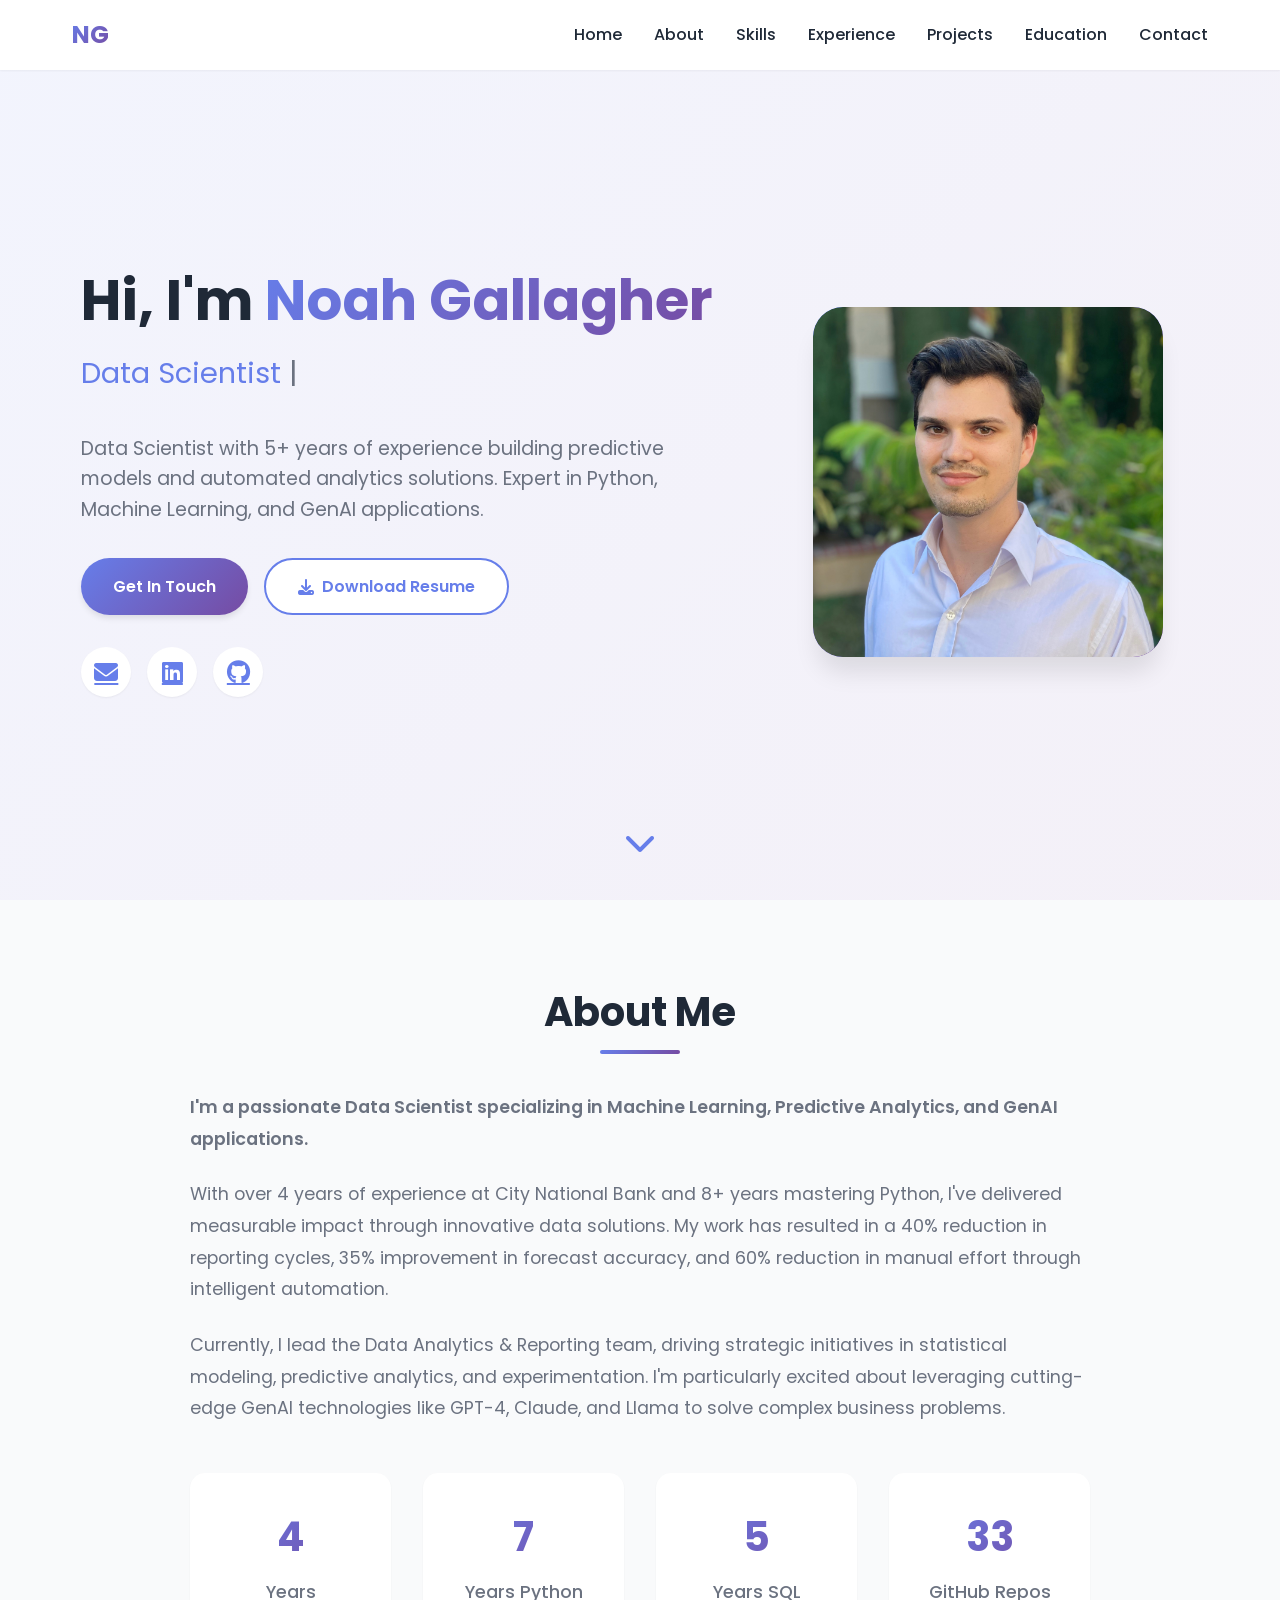
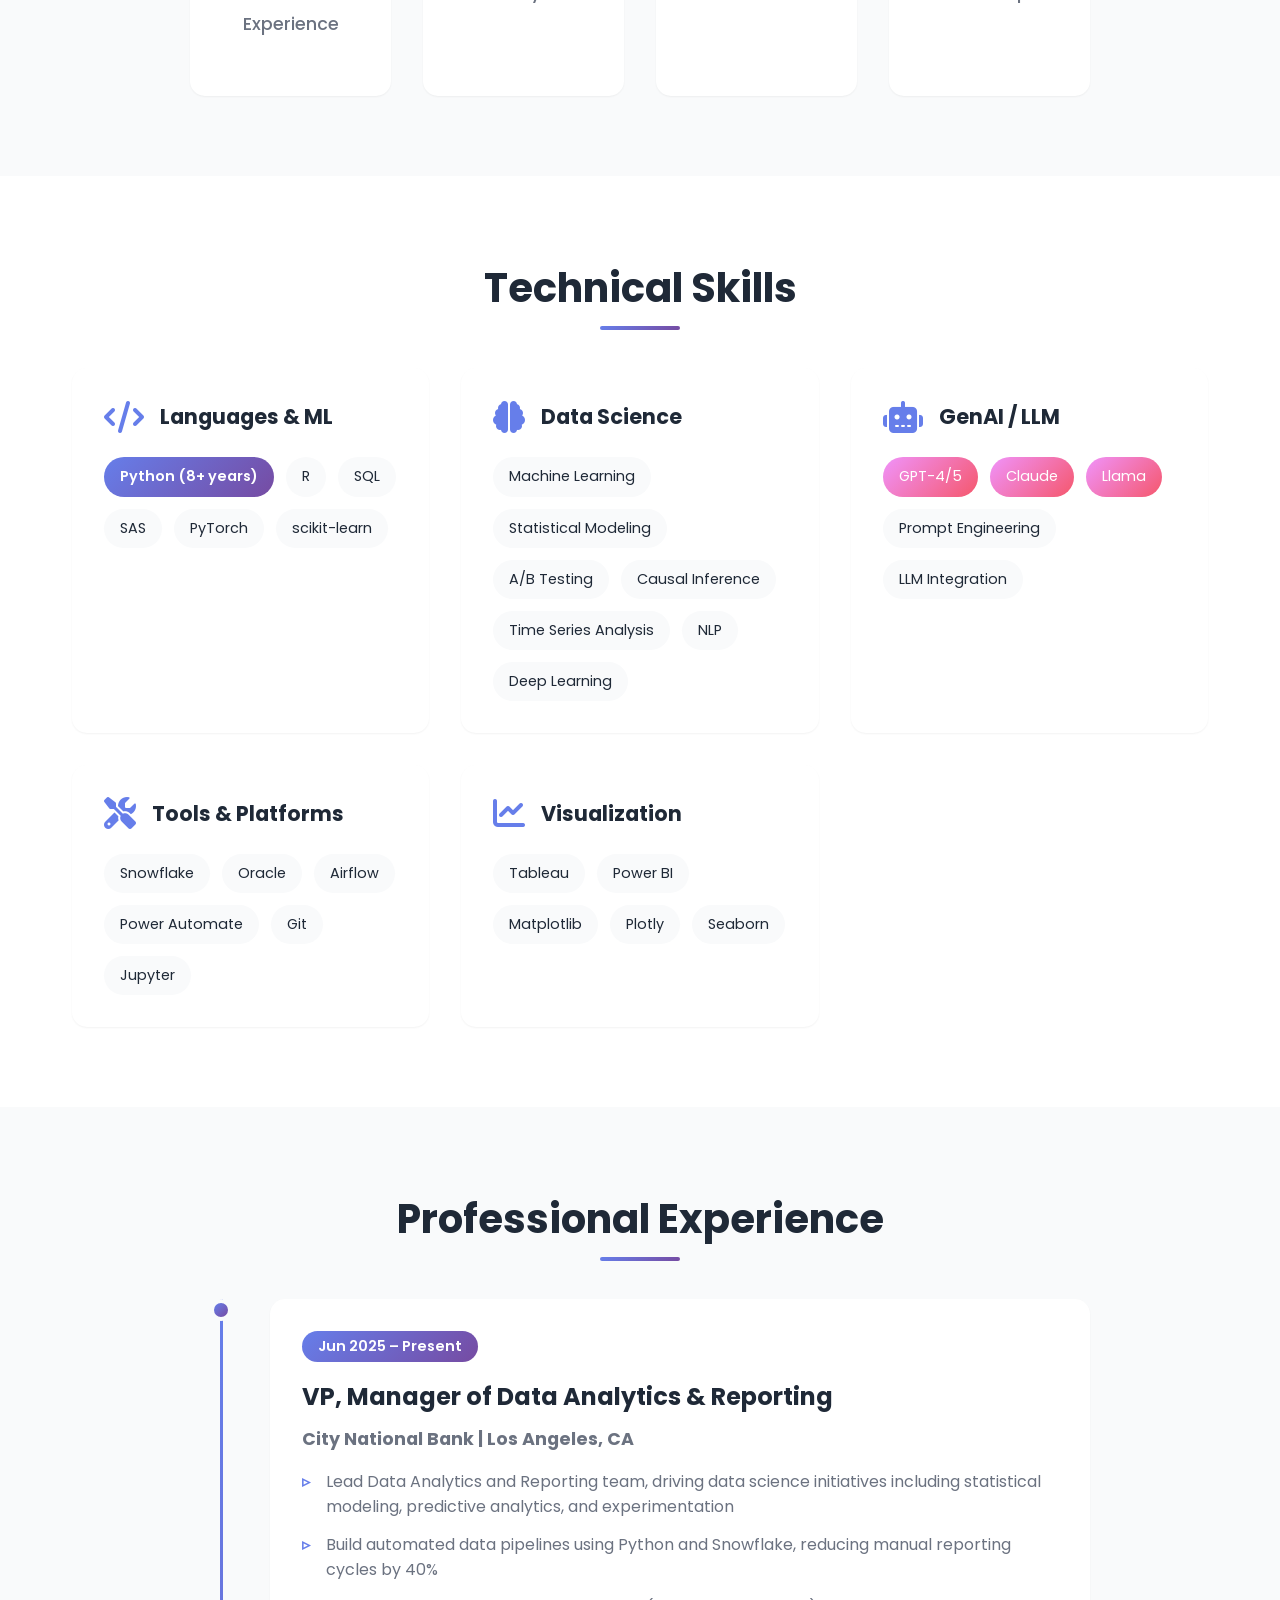
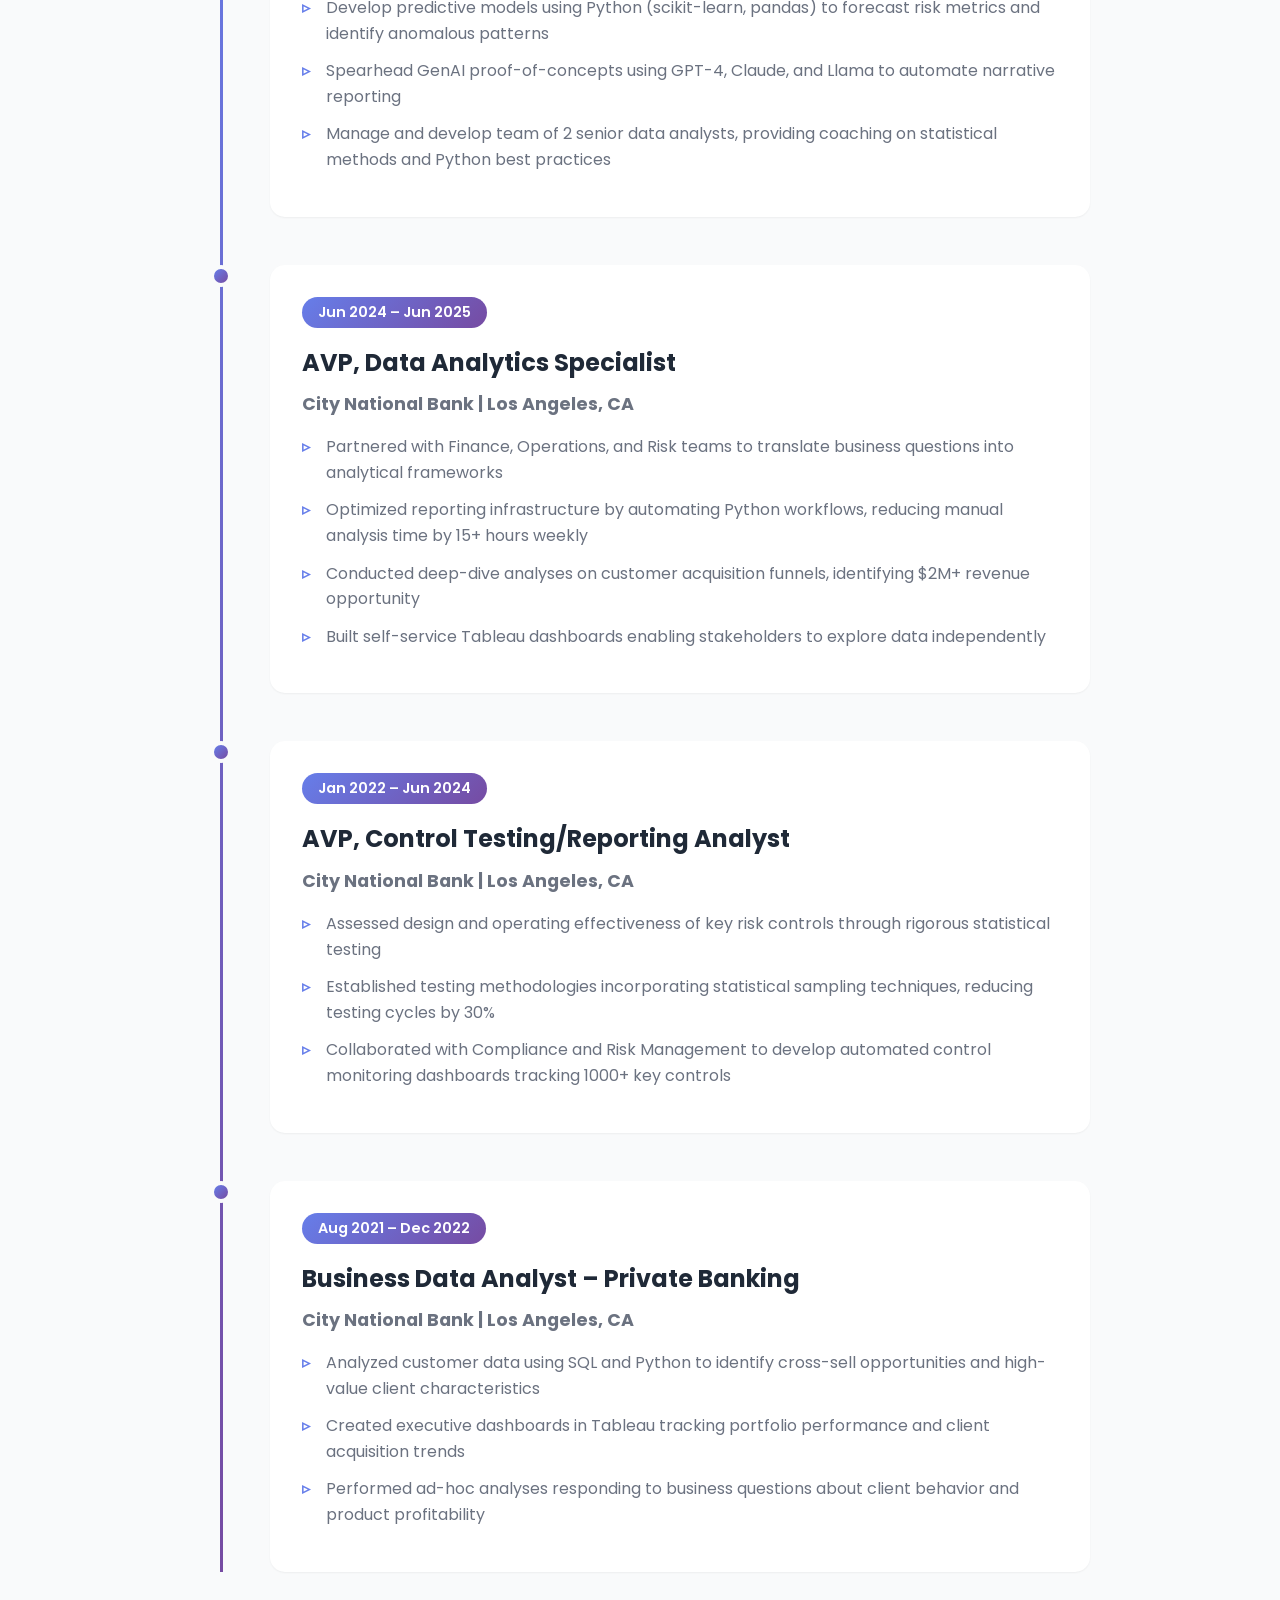
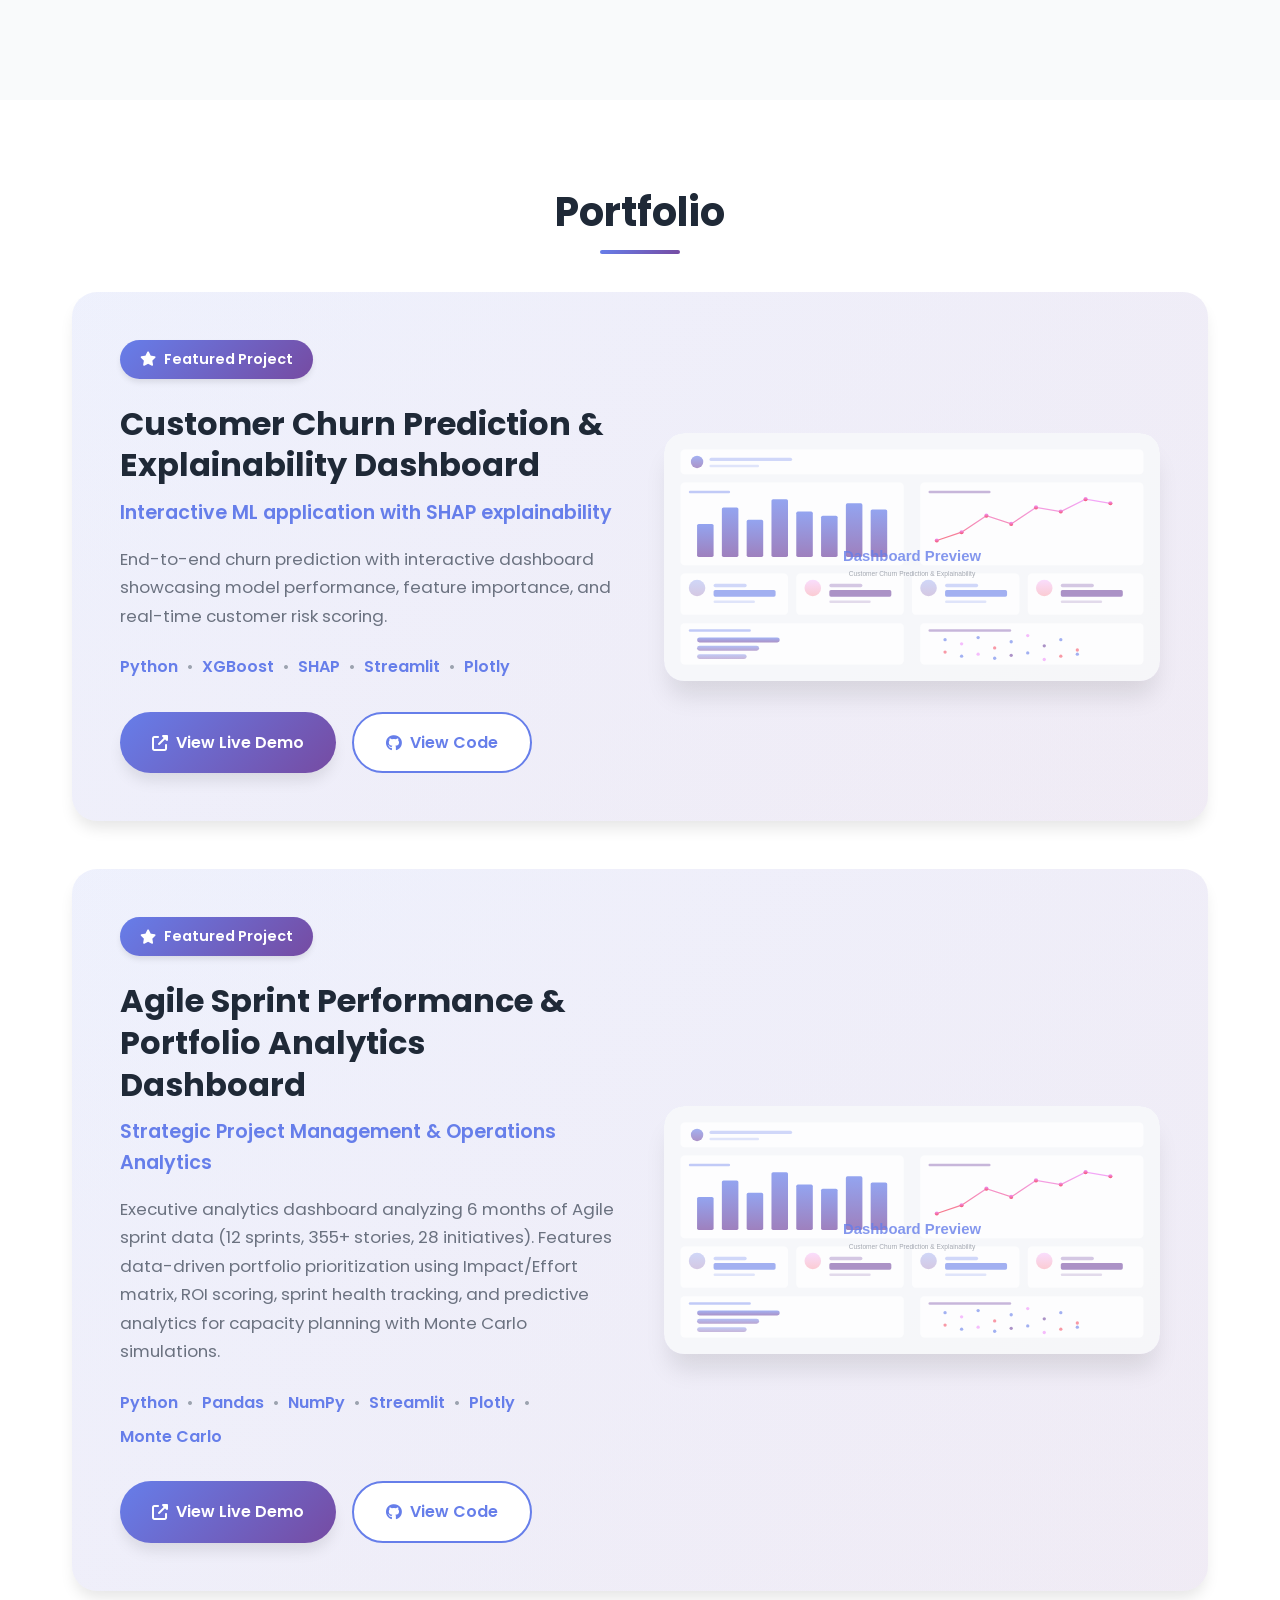
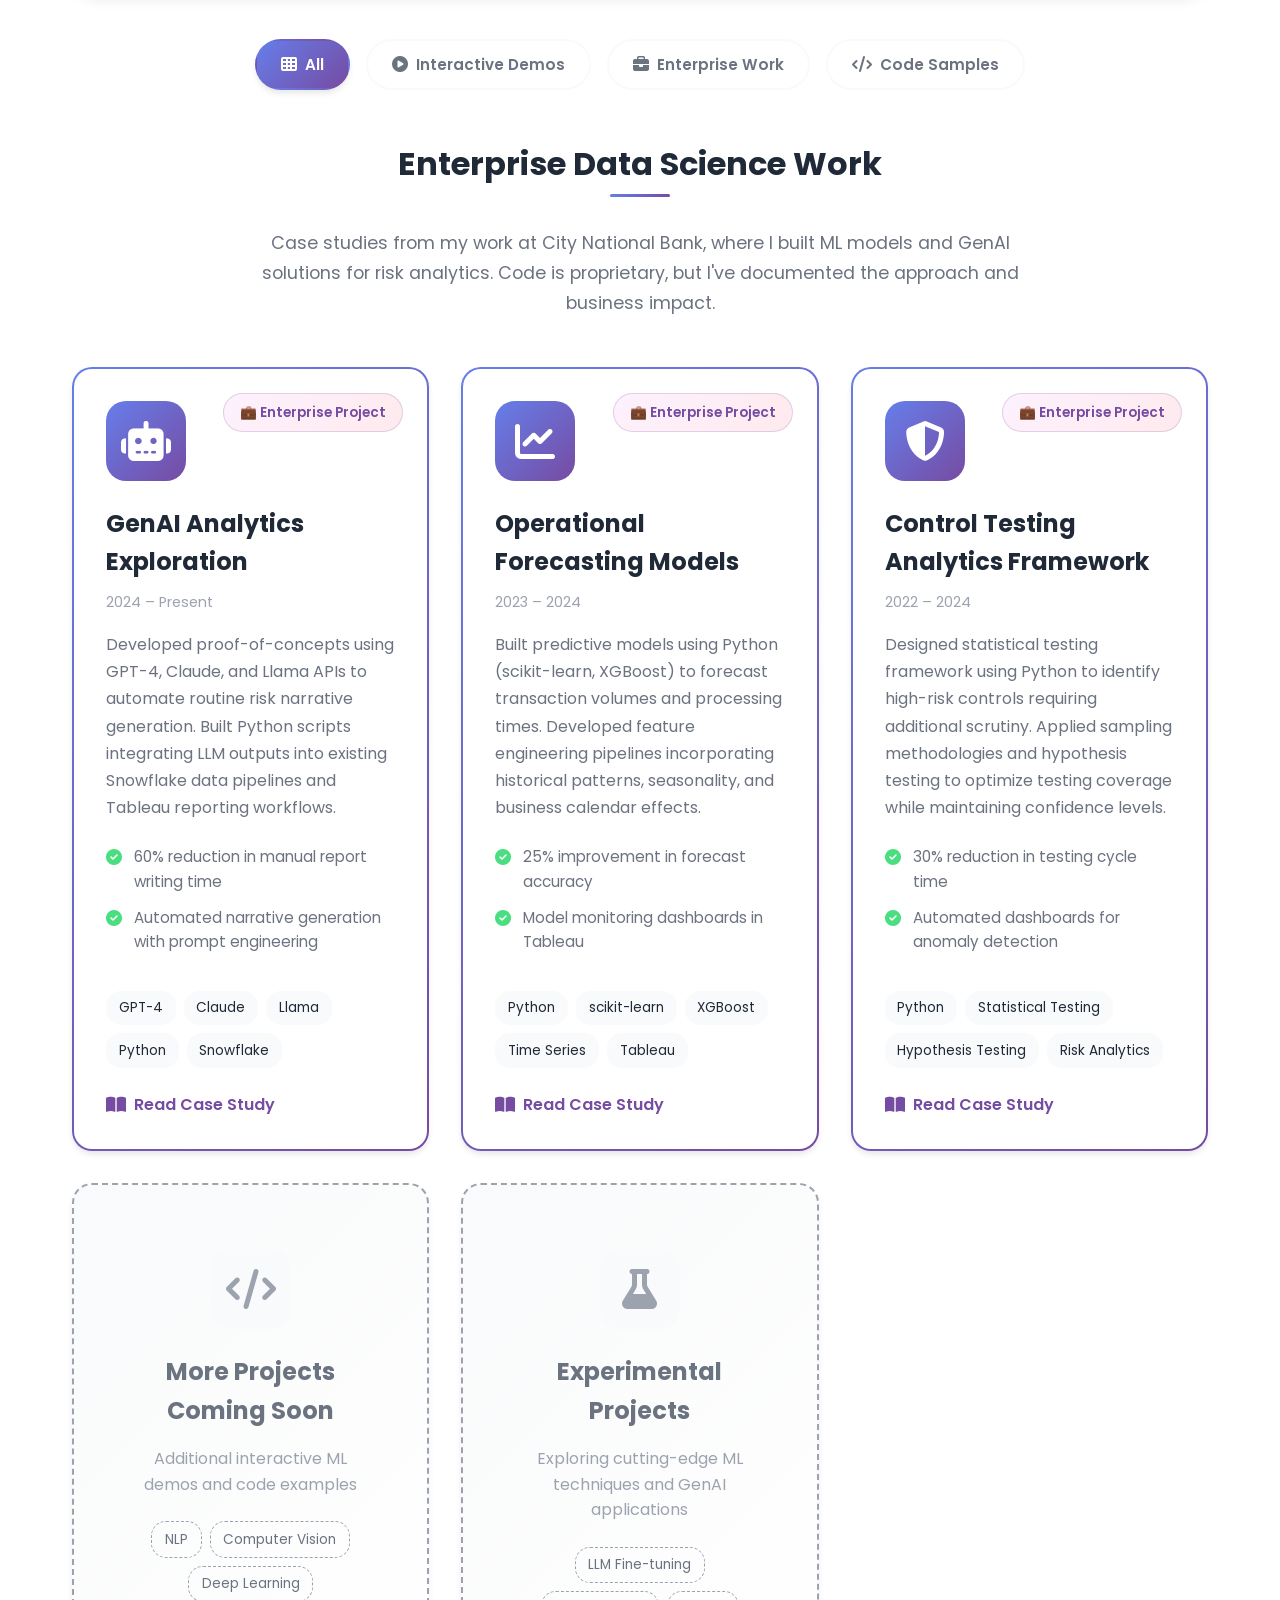
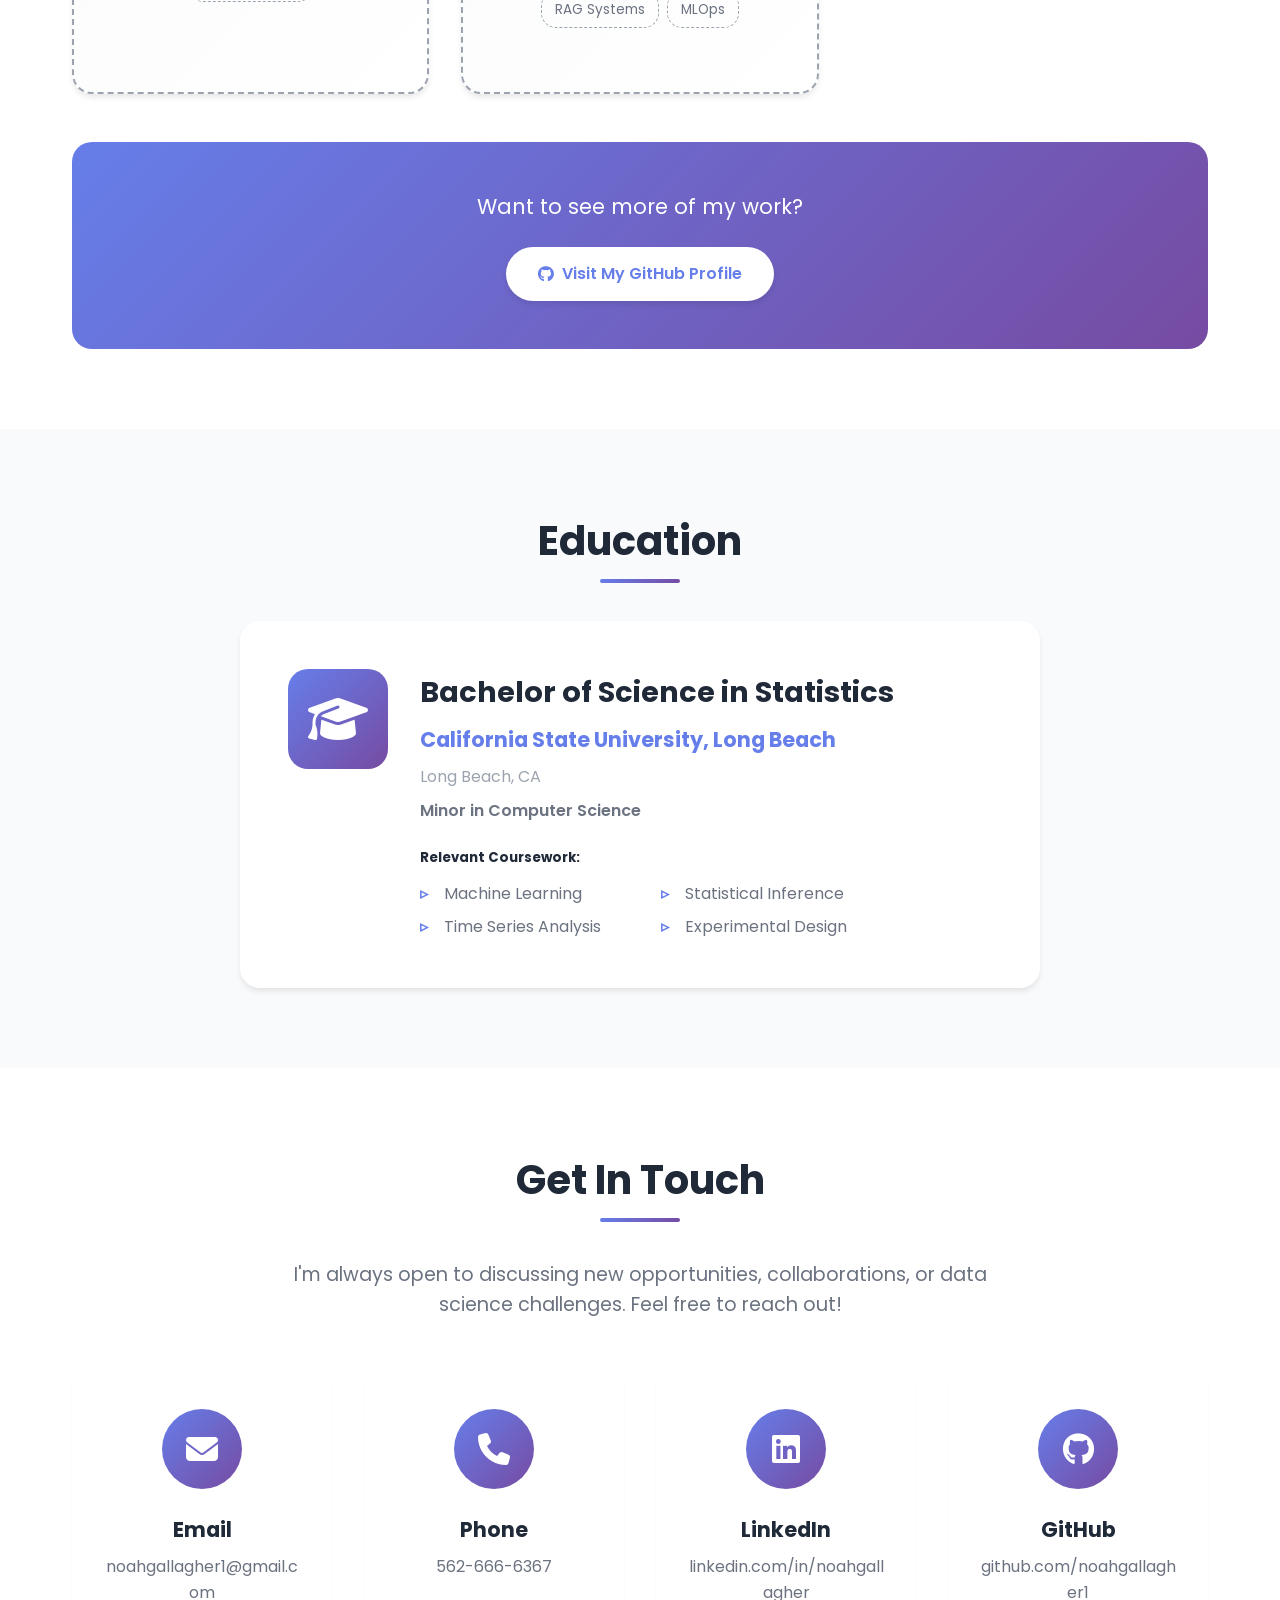
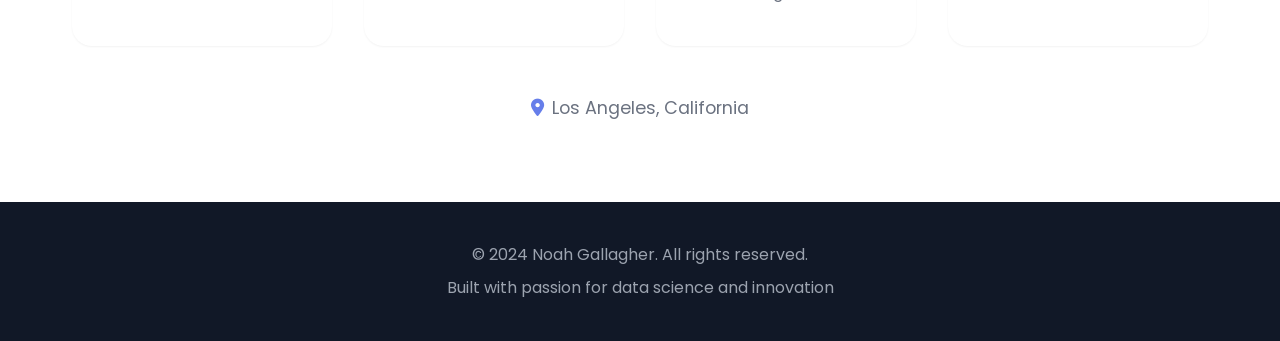
<file: index.html>
<!DOCTYPE html>
<html lang="en">
<head>
    <meta charset="UTF-8">
    <meta name="viewport" content="width=device-width, initial-scale=1.0">
    <title>Noah Gallagher - Data Scientist Portfolio</title>
    <link rel="stylesheet" href="https://cdnjs.cloudflare.com/ajax/libs/font-awesome/6.4.0/css/all.min.css">
    <link href="https://fonts.googleapis.com/css2?family=Poppins:wght@300;400;600;700&display=swap" rel="stylesheet">
    <link rel="stylesheet" href="styles.css">
</head>
<body>
    <!-- Navigation -->
    <nav class="navbar" id="navbar">
        <div class="container">
            <div class="nav-brand">
                <span class="brand-text">NG</span>
            </div>
            <ul class="nav-menu" id="nav-menu">
                <li><a href="#home" class="nav-link">Home</a></li>
                <li><a href="#about" class="nav-link">About</a></li>
                <li><a href="#skills" class="nav-link">Skills</a></li>
                <li><a href="#experience" class="nav-link">Experience</a></li>
                <li><a href="#projects" class="nav-link">Projects</a></li>
                <li><a href="#education" class="nav-link">Education</a></li>
                <li><a href="#contact" class="nav-link">Contact</a></li>
            </ul>
            <div class="hamburger" id="hamburger">
                <span></span>
                <span></span>
                <span></span>
            </div>
        </div>
    </nav>

    <!-- Hero Section -->
    <section id="home" class="hero">
        <div class="hero-content">
            <div class="hero-text">
                <h1 class="hero-title">
                    Hi, I'm <span class="highlight">Noah Gallagher</span>
                </h1>
                <div class="typing-container">
                    <h2 class="hero-subtitle">
                        <span class="typing-text"></span>
                        <span class="cursor">|</span>
                    </h2>
                </div>
                <p class="hero-description">
                    Data Scientist with 5+ years of experience building predictive models and automated analytics solutions.
                    Expert in Python, Machine Learning, and GenAI applications.
                </p>
                <div class="hero-buttons">
                    <a href="#contact" class="btn btn-primary">Get In Touch</a>
                    <a href="Noah_Gallagher_Resume_DataScience.pdf" class="btn btn-secondary" download>
                        <i class="fas fa-download"></i> Download Resume
                    </a>
                </div>
                <div class="social-links">
                    <a href="mailto:noahgallagher1@gmail.com" class="social-link" target="_blank">
                        <i class="fas fa-envelope"></i>
                    </a>
                    <a href="https://linkedin.com/in/noahgallagher" class="social-link" target="_blank">
                        <i class="fab fa-linkedin"></i>
                    </a>
                    <a href="https://github.com/noahgallagher1" class="social-link" target="_blank">
                        <i class="fab fa-github"></i>
                    </a>
                </div>
            </div>
            <div class="hero-image">
                <div class="profile-card">
                    <img src="Noah_Gallagher.JPG" alt="Noah Gallagher - Data Scientist" class="profile-photo">
                </div>
            </div>
        </div>
        <div class="scroll-indicator">
            <a href="#about">
                <i class="fas fa-chevron-down"></i>
            </a>
        </div>
    </section>

    <!-- About Section -->
    <section id="about" class="about section">
        <div class="container">
            <h2 class="section-title">About Me</h2>
            <div class="about-content">
                <div class="about-text">
                    <p class="lead">
                        I'm a passionate Data Scientist specializing in Machine Learning, Predictive Analytics, and GenAI applications.
                    </p>
                    <p>
                        With over 4 years of experience at City National Bank and 8+ years mastering Python, I've delivered
                        measurable impact through innovative data solutions. My work has resulted in a 40% reduction in
                        reporting cycles, 35% improvement in forecast accuracy, and 60% reduction in manual effort through
                        intelligent automation.
                    </p>
                    <p>
                        Currently, I lead the Data Analytics & Reporting team, driving strategic initiatives in statistical
                        modeling, predictive analytics, and experimentation. I'm particularly excited about leveraging
                        cutting-edge GenAI technologies like GPT-4, Claude, and Llama to solve complex business problems.
                    </p>
                    <div class="about-stats">
                        <div class="stat-item">
                            <h3>5+</h3>
                            <p>Years Experience</p>
                        </div>
                        <div class="stat-item">
                            <h3>8+</h3>
                            <p>Years Python</p>
                        </div>
                        <div class="stat-item">
                            <h3>6+</h3>
                            <p>Years SQL</p>
                        </div>
                        <div class="stat-item">
                            <a href="https://github.com/noahgallagher1" target="_blank" style="text-decoration: none; color: inherit;">
                                <h3>35+</h3>
                                <p>GitHub Repos</p>
                            </a>
                        </div>
                    </div>
                </div>
            </div>
        </div>
    </section>

    <!-- Skills Section -->
    <section id="skills" class="skills section">
        <div class="container">
            <h2 class="section-title">Technical Skills</h2>
            <div class="skills-grid">
                <div class="skill-category">
                    <div class="category-header">
                        <i class="fas fa-code"></i>
                        <h3>Languages & ML</h3>
                    </div>
                    <div class="skill-tags">
                        <span class="skill-tag expert">Python (8+ years)</span>
                        <span class="skill-tag">R</span>
                        <span class="skill-tag">SQL</span>
                        <span class="skill-tag">SAS</span>
                        <span class="skill-tag">PyTorch</span>
                        <span class="skill-tag">scikit-learn</span>
                    </div>
                </div>

                <div class="skill-category">
                    <div class="category-header">
                        <i class="fas fa-brain"></i>
                        <h3>Data Science</h3>
                    </div>
                    <div class="skill-tags">
                        <span class="skill-tag">Machine Learning</span>
                        <span class="skill-tag">Statistical Modeling</span>
                        <span class="skill-tag">A/B Testing</span>
                        <span class="skill-tag">Causal Inference</span>
                        <span class="skill-tag">Time Series Analysis</span>
                        <span class="skill-tag">NLP</span>
                        <span class="skill-tag">Deep Learning</span>
                    </div>
                </div>

                <div class="skill-category">
                    <div class="category-header">
                        <i class="fas fa-robot"></i>
                        <h3>GenAI / LLM</h3>
                    </div>
                    <div class="skill-tags">
                        <span class="skill-tag highlight">GPT-4/5</span>
                        <span class="skill-tag highlight">Claude</span>
                        <span class="skill-tag highlight">Llama</span>
                        <span class="skill-tag">Prompt Engineering</span>
                        <span class="skill-tag">LLM Integration</span>
                    </div>
                </div>

                <div class="skill-category">
                    <div class="category-header">
                        <i class="fas fa-tools"></i>
                        <h3>Tools & Platforms</h3>
                    </div>
                    <div class="skill-tags">
                        <span class="skill-tag">Snowflake</span>
                        <span class="skill-tag">Oracle</span>
                        <span class="skill-tag">Airflow</span>
                        <span class="skill-tag">Power Automate</span>
                        <span class="skill-tag">Git</span>
                        <span class="skill-tag">Jupyter</span>
                    </div>
                </div>

                <div class="skill-category">
                    <div class="category-header">
                        <i class="fas fa-chart-line"></i>
                        <h3>Visualization</h3>
                    </div>
                    <div class="skill-tags">
                        <span class="skill-tag">Tableau</span>
                        <span class="skill-tag">Power BI</span>
                        <span class="skill-tag">Matplotlib</span>
                        <span class="skill-tag">Plotly</span>
                        <span class="skill-tag">Seaborn</span>
                    </div>
                </div>
            </div>
        </div>
    </section>

    <!-- Experience Section -->
    <section id="experience" class="experience section">
        <div class="container">
            <h2 class="section-title">Professional Experience</h2>
            <div class="timeline">
                <div class="timeline-item">
                    <div class="timeline-dot"></div>
                    <div class="timeline-content">
                        <div class="timeline-date">Jun 2025 – Present</div>
                        <h3>VP, Manager of Data Analytics & Reporting</h3>
                        <h4>City National Bank | Los Angeles, CA</h4>
                        <ul>
                            <li>Lead Data Analytics and Reporting team, driving data science initiatives including statistical modeling, predictive analytics, and experimentation</li>
                            <li>Build automated data pipelines using Python and Snowflake, reducing manual reporting cycles by 40%</li>
                            <li>Develop predictive models using Python (scikit-learn, pandas) to forecast risk metrics and identify anomalous patterns</li>
                            <li>Spearhead GenAI proof-of-concepts using GPT-4, Claude, and Llama to automate narrative reporting</li>
                            <li>Manage and develop team of 2 senior data analysts, providing coaching on statistical methods and Python best practices</li>
                        </ul>
                    </div>
                </div>

                <div class="timeline-item">
                    <div class="timeline-dot"></div>
                    <div class="timeline-content">
                        <div class="timeline-date">Jun 2024 – Jun 2025</div>
                        <h3>AVP, Data Analytics Specialist</h3>
                        <h4>City National Bank | Los Angeles, CA</h4>
                        <ul>
                            <li>Partnered with Finance, Operations, and Risk teams to translate business questions into analytical frameworks</li>
                            <li>Optimized reporting infrastructure by automating Python workflows, reducing manual analysis time by 15+ hours weekly</li>
                            <li>Conducted deep-dive analyses on customer acquisition funnels, identifying $2M+ revenue opportunity</li>
                            <li>Built self-service Tableau dashboards enabling stakeholders to explore data independently</li>
                        </ul>
                    </div>
                </div>

                <div class="timeline-item">
                    <div class="timeline-dot"></div>
                    <div class="timeline-content">
                        <div class="timeline-date">Jan 2022 – Jun 2024</div>
                        <h3>AVP, Control Testing/Reporting Analyst</h3>
                        <h4>City National Bank | Los Angeles, CA</h4>
                        <ul>
                            <li>Assessed design and operating effectiveness of key risk controls through rigorous statistical testing</li>
                            <li>Established testing methodologies incorporating statistical sampling techniques, reducing testing cycles by 30%</li>
                            <li>Collaborated with Compliance and Risk Management to develop automated control monitoring dashboards tracking 1000+ key controls</li>
                        </ul>
                    </div>
                </div>

                <div class="timeline-item">
                    <div class="timeline-dot"></div>
                    <div class="timeline-content">
                        <div class="timeline-date">Aug 2021 – Dec 2022</div>
                        <h3>Business Data Analyst – Private Banking</h3>
                        <h4>City National Bank | Los Angeles, CA</h4>
                        <ul>
                            <li>Analyzed customer data using SQL and Python to identify cross-sell opportunities and high-value client characteristics</li>
                            <li>Created executive dashboards in Tableau tracking portfolio performance and client acquisition trends</li>
                            <li>Performed ad-hoc analyses responding to business questions about client behavior and product profitability</li>
                        </ul>
                    </div>
                </div>
            </div>
        </div>
    </section>

    <!-- Projects Section -->
    <section id="projects" class="projects section">
        <div class="container">
            <h2 class="section-title">Portfolio</h2>

            <!-- ============================================
                 HERO FEATURED PROJECT - Interactive Demo
                 ============================================ -->
            <!-- Featured Project Hero Section -->
            <div class="featured-project-hero" data-project-type="interactive">
                <div class="featured-project-content">
                    <div class="featured-project-text">
                        <div class="featured-badge">
                            <i class="fas fa-star"></i>
                            <span>Featured Project</span>
                        </div>
                        <h3 class="featured-project-title">Customer Churn Prediction & Explainability Dashboard</h3>
                        <p class="featured-project-subtitle">Interactive ML application with SHAP explainability</p>
                        <p class="featured-project-description">
                            End-to-end churn prediction with interactive dashboard showcasing model performance,
                            feature importance, and real-time customer risk scoring.
                        </p>
                        <div class="featured-tech-stack">
                            <span class="tech-item">Python</span>
                            <span class="tech-separator">•</span>
                            <span class="tech-item">XGBoost</span>
                            <span class="tech-separator">•</span>
                            <span class="tech-item">SHAP</span>
                            <span class="tech-separator">•</span>
                            <span class="tech-item">Streamlit</span>
                            <span class="tech-separator">•</span>
                            <span class="tech-item">Plotly</span>
                        </div>
                        <div class="featured-project-buttons">
                            <a href="https://noahsdatahub.com" class="btn btn-featured-primary" target="_blank" rel="noopener noreferrer" aria-label="View live demo of Customer Churn Prediction Dashboard">
                                <i class="fas fa-external-link-alt"></i> View Live Demo
                            </a>
                            <a href="https://github.com/noahgallagher1/customer-churn-prediction" class="btn btn-featured-secondary" target="_blank" rel="noopener noreferrer" aria-label="View source code on GitHub">
                                <i class="fab fa-github"></i> View Code
                            </a>
                        </div>
                    </div>
                    <div class="featured-project-image">
                        <!-- TODO: Replace this placeholder with your actual dashboard screenshot -->
                        <!-- Recommended size: 1200x600px -->
                        <!-- To update: Save your screenshot as 'assets/dashboard-screenshot.png' and update the src below -->
                        <img src="assets/dashboard-placeholder.svg" alt="Customer Churn Prediction Dashboard Preview" class="dashboard-preview">
                        <div class="image-overlay">
                            <i class="fas fa-chart-bar"></i>
                        </div>
                    </div>
                </div>
            </div>

            <!-- ============================================
                 HERO FEATURED PROJECT #2 - Sprint Analytics
                 ============================================ -->
            <!-- Featured Project: Sprint Analytics Dashboard -->
            <div class="featured-project-hero" data-project-type="interactive">
                <div class="featured-project-content">
                    <div class="featured-project-text">
                        <div class="featured-badge">
                            <i class="fas fa-star"></i>
                            <span>Featured Project</span>
                        </div>
                        <h3 class="featured-project-title">Agile Sprint Performance & Portfolio Analytics Dashboard</h3>
                        <p class="featured-project-subtitle">Strategic Project Management & Operations Analytics</p>
                        <p class="featured-project-description">
                            Executive analytics dashboard analyzing 6 months of Agile sprint data (12 sprints, 355+ stories, 28 initiatives).
                            Features data-driven portfolio prioritization using Impact/Effort matrix, ROI scoring, sprint health tracking,
                            and predictive analytics for capacity planning with Monte Carlo simulations.
                        </p>
                        <div class="featured-tech-stack">
                            <span class="tech-item">Python</span>
                            <span class="tech-separator">•</span>
                            <span class="tech-item">Pandas</span>
                            <span class="tech-separator">•</span>
                            <span class="tech-item">NumPy</span>
                            <span class="tech-separator">•</span>
                            <span class="tech-item">Streamlit</span>
                            <span class="tech-separator">•</span>
                            <span class="tech-item">Plotly</span>
                            <span class="tech-separator">•</span>
                            <span class="tech-item">Monte Carlo</span>
                        </div>
                        <div class="featured-project-buttons">
                            <a href="https://sprint-portfolio-analytics-bfvfhcrlagola34wftvxm3.streamlit.app/" class="btn btn-featured-primary" target="_blank" rel="noopener noreferrer" aria-label="View live demo of Sprint Analytics Dashboard">
                                <i class="fas fa-external-link-alt"></i> View Live Demo
                            </a>
                            <a href="https://github.com/noahgallagher1/sprint-portfolio-analytics" class="btn btn-featured-secondary" target="_blank" rel="noopener noreferrer" aria-label="View source code on GitHub">
                                <i class="fab fa-github"></i> View Code
                            </a>
                        </div>
                    </div>
                    <div class="featured-project-image">
                        <img src="assets/dashboard-placeholder.svg" alt="Sprint Analytics Dashboard showing velocity trends, portfolio composition, and strategic insights" class="dashboard-preview">
                        <div class="image-overlay">
                            <i class="fas fa-chart-bar"></i>
                        </div>
                    </div>
                </div>
            </div>

            <!-- ============================================
                 PROJECT FILTER TABS
                 ============================================ -->
            <div class="project-filters">
                <button class="filter-btn active" data-filter="all" aria-label="Show all projects">
                    <i class="fas fa-th"></i> All
                </button>
                <button class="filter-btn" data-filter="interactive" aria-label="Show interactive demos">
                    <i class="fas fa-play-circle"></i> Interactive Demos
                </button>
                <button class="filter-btn" data-filter="enterprise" aria-label="Show enterprise work">
                    <i class="fas fa-briefcase"></i> Enterprise Work
                </button>
                <button class="filter-btn" data-filter="code" aria-label="Show code samples">
                    <i class="fas fa-code"></i> Code Samples
                </button>
            </div>

            <!-- ============================================
                 ENTERPRISE DATA SCIENCE WORK SECTION
                 ============================================ -->
            <div class="enterprise-header">
                <h3>Enterprise Data Science Work</h3>
                <p>Case studies from my work at City National Bank, where I built ML models and GenAI solutions for risk analytics. Code is proprietary, but I've documented the approach and business impact.</p>
            </div>

            <!-- Enterprise Projects Grid -->
            <div class="projects-grid">
                <!-- Enterprise Project 1: GenAI Analytics -->
                <div class="project-card enterprise-card" data-project-type="enterprise">
                    <div class="project-badge">
                        💼 Enterprise Project
                    </div>
                    <div class="project-icon">
                        <i class="fas fa-robot"></i>
                    </div>
                    <div class="project-header">
                        <h3>GenAI Analytics Exploration</h3>
                        <span class="project-date">2024 – Present</span>
                    </div>
                    <p class="project-description">
                        Developed proof-of-concepts using GPT-4, Claude, and Llama APIs to automate routine risk narrative generation.
                        Built Python scripts integrating LLM outputs into existing Snowflake data pipelines and Tableau reporting workflows.
                    </p>
                    <div class="project-highlights">
                        <div class="highlight-item">
                            <i class="fas fa-check-circle"></i>
                            <span>60% reduction in manual report writing time</span>
                        </div>
                        <div class="highlight-item">
                            <i class="fas fa-check-circle"></i>
                            <span>Automated narrative generation with prompt engineering</span>
                        </div>
                    </div>
                    <div class="project-tags">
                        <span class="tag">GPT-4</span>
                        <span class="tag">Claude</span>
                        <span class="tag">Llama</span>
                        <span class="tag">Python</span>
                        <span class="tag">Snowflake</span>
                    </div>
                    <a href="#genai-case-study" class="project-link case-study-link" aria-label="Read GenAI Analytics case study">
                        <i class="fas fa-book-open"></i> Read Case Study
                    </a>
                </div>

                <!-- Enterprise Project 2: Operational Forecasting -->
                <div class="project-card enterprise-card" data-project-type="enterprise">
                    <div class="project-badge">
                        💼 Enterprise Project
                    </div>
                    <div class="project-icon">
                        <i class="fas fa-chart-line"></i>
                    </div>
                    <div class="project-header">
                        <h3>Operational Forecasting Models</h3>
                        <span class="project-date">2023 – 2024</span>
                    </div>
                    <p class="project-description">
                        Built predictive models using Python (scikit-learn, XGBoost) to forecast transaction volumes and processing times.
                        Developed feature engineering pipelines incorporating historical patterns, seasonality, and business calendar effects.
                    </p>
                    <div class="project-highlights">
                        <div class="highlight-item">
                            <i class="fas fa-check-circle"></i>
                            <span>25% improvement in forecast accuracy</span>
                        </div>
                        <div class="highlight-item">
                            <i class="fas fa-check-circle"></i>
                            <span>Model monitoring dashboards in Tableau</span>
                        </div>
                    </div>
                    <div class="project-tags">
                        <span class="tag">Python</span>
                        <span class="tag">scikit-learn</span>
                        <span class="tag">XGBoost</span>
                        <span class="tag">Time Series</span>
                        <span class="tag">Tableau</span>
                    </div>
                    <a href="#forecasting-case-study" class="project-link case-study-link" aria-label="Read Operational Forecasting case study">
                        <i class="fas fa-book-open"></i> Read Case Study
                    </a>
                </div>

                <!-- Enterprise Project 3: Control Testing -->
                <div class="project-card enterprise-card" data-project-type="enterprise">
                    <div class="project-badge">
                        💼 Enterprise Project
                    </div>
                    <div class="project-icon">
                        <i class="fas fa-shield-alt"></i>
                    </div>
                    <div class="project-header">
                        <h3>Control Testing Analytics Framework</h3>
                        <span class="project-date">2022 – 2024</span>
                    </div>
                    <p class="project-description">
                        Designed statistical testing framework using Python to identify high-risk controls requiring additional scrutiny.
                        Applied sampling methodologies and hypothesis testing to optimize testing coverage while maintaining confidence levels.
                    </p>
                    <div class="project-highlights">
                        <div class="highlight-item">
                            <i class="fas fa-check-circle"></i>
                            <span>30% reduction in testing cycle time</span>
                        </div>
                        <div class="highlight-item">
                            <i class="fas fa-check-circle"></i>
                            <span>Automated dashboards for anomaly detection</span>
                        </div>
                    </div>
                    <div class="project-tags">
                        <span class="tag">Python</span>
                        <span class="tag">Statistical Testing</span>
                        <span class="tag">Hypothesis Testing</span>
                        <span class="tag">Risk Analytics</span>
                    </div>
                    <a href="#control-testing-case-study" class="project-link case-study-link" aria-label="Read Control Testing case study">
                        <i class="fas fa-book-open"></i> Read Case Study
                    </a>
                </div>

                <!-- ============================================
                     COMING SOON PLACEHOLDER CARDS
                     ============================================ -->
                <!-- Coming Soon Card 1 -->
                <div class="project-card coming-soon-card" data-project-type="code">
                    <div class="coming-soon-content">
                        <div class="coming-soon-icon">
                            <i class="fas fa-code"></i>
                        </div>
                        <h3>More Projects Coming Soon</h3>
                        <p>Additional interactive ML demos and code examples</p>
                        <div class="coming-soon-tags">
                            <span class="tag-outline">NLP</span>
                            <span class="tag-outline">Computer Vision</span>
                            <span class="tag-outline">Deep Learning</span>
                        </div>
                    </div>
                </div>

                <!-- Coming Soon Card 2 -->
                <div class="project-card coming-soon-card" data-project-type="code">
                    <div class="coming-soon-content">
                        <div class="coming-soon-icon">
                            <i class="fas fa-flask"></i>
                        </div>
                        <h3>Experimental Projects</h3>
                        <p>Exploring cutting-edge ML techniques and GenAI applications</p>
                        <div class="coming-soon-tags">
                            <span class="tag-outline">LLM Fine-tuning</span>
                            <span class="tag-outline">RAG Systems</span>
                            <span class="tag-outline">MLOps</span>
                        </div>
                    </div>
                </div>
            </div>

            <!-- GitHub CTA -->
            <div class="github-cta">
                <p>Want to see more of my work?</p>
                <a href="https://github.com/noahgallagher1" class="btn btn-primary" target="_blank" rel="noopener noreferrer">
                    <i class="fab fa-github"></i> Visit My GitHub Profile
                </a>
            </div>
        </div>
    </section>

    <!-- Education Section -->
    <section id="education" class="education section">
        <div class="container">
            <h2 class="section-title">Education</h2>
            <div class="education-content">
                <div class="education-card">
                    <div class="education-icon">
                        <i class="fas fa-graduation-cap"></i>
                    </div>
                    <div class="education-info">
                        <h3>Bachelor of Science in Statistics</h3>
                        <h4>California State University, Long Beach</h4>
                        <p class="education-location">Long Beach, CA</p>
                        <p class="education-minor">Minor in Computer Science</p>
                        <div class="coursework">
                            <h5>Relevant Coursework:</h5>
                            <ul>
                                <li>Machine Learning</li>
                                <li>Statistical Inference</li>
                                <li>Time Series Analysis</li>
                                <li>Experimental Design</li>
                            </ul>
                        </div>
                    </div>
                </div>
            </div>
        </div>
    </section>

    <!-- Contact Section -->
    <section id="contact" class="contact section">
        <div class="container">
            <h2 class="section-title">Get In Touch</h2>
            <p class="contact-intro">
                I'm always open to discussing new opportunities, collaborations, or data science challenges.
                Feel free to reach out!
            </p>
            <div class="contact-grid">
                <a href="mailto:noahgallagher1@gmail.com" class="contact-card">
                    <div class="contact-icon">
                        <i class="fas fa-envelope"></i>
                    </div>
                    <h3>Email</h3>
                    <p>noahgallagher1@gmail.com</p>
                </a>
                <a href="tel:562-666-6367" class="contact-card">
                    <div class="contact-icon">
                        <i class="fas fa-phone"></i>
                    </div>
                    <h3>Phone</h3>
                    <p>562-666-6367</p>
                </a>
                <a href="https://linkedin.com/in/noahgallagher" class="contact-card" target="_blank">
                    <div class="contact-icon">
                        <i class="fab fa-linkedin"></i>
                    </div>
                    <h3>LinkedIn</h3>
                    <p>linkedin.com/in/noahgallagher</p>
                </a>
                <a href="https://github.com/noahgallagher1" class="contact-card" target="_blank">
                    <div class="contact-icon">
                        <i class="fab fa-github"></i>
                    </div>
                    <h3>GitHub</h3>
                    <p>github.com/noahgallagher1</p>
                </a>
            </div>
            <div class="contact-location">
                <i class="fas fa-map-marker-alt"></i>
                <span>Los Angeles, California</span>
            </div>
        </div>
    </section>

    <!-- Footer -->
    <footer class="footer">
        <div class="container">
            <p>&copy; 2024 Noah Gallagher. All rights reserved.</p>
            <p>Built with passion for data science and innovation</p>
        </div>
    </footer>

    <script src="script.js"></script>
</body>
</html>
</file>
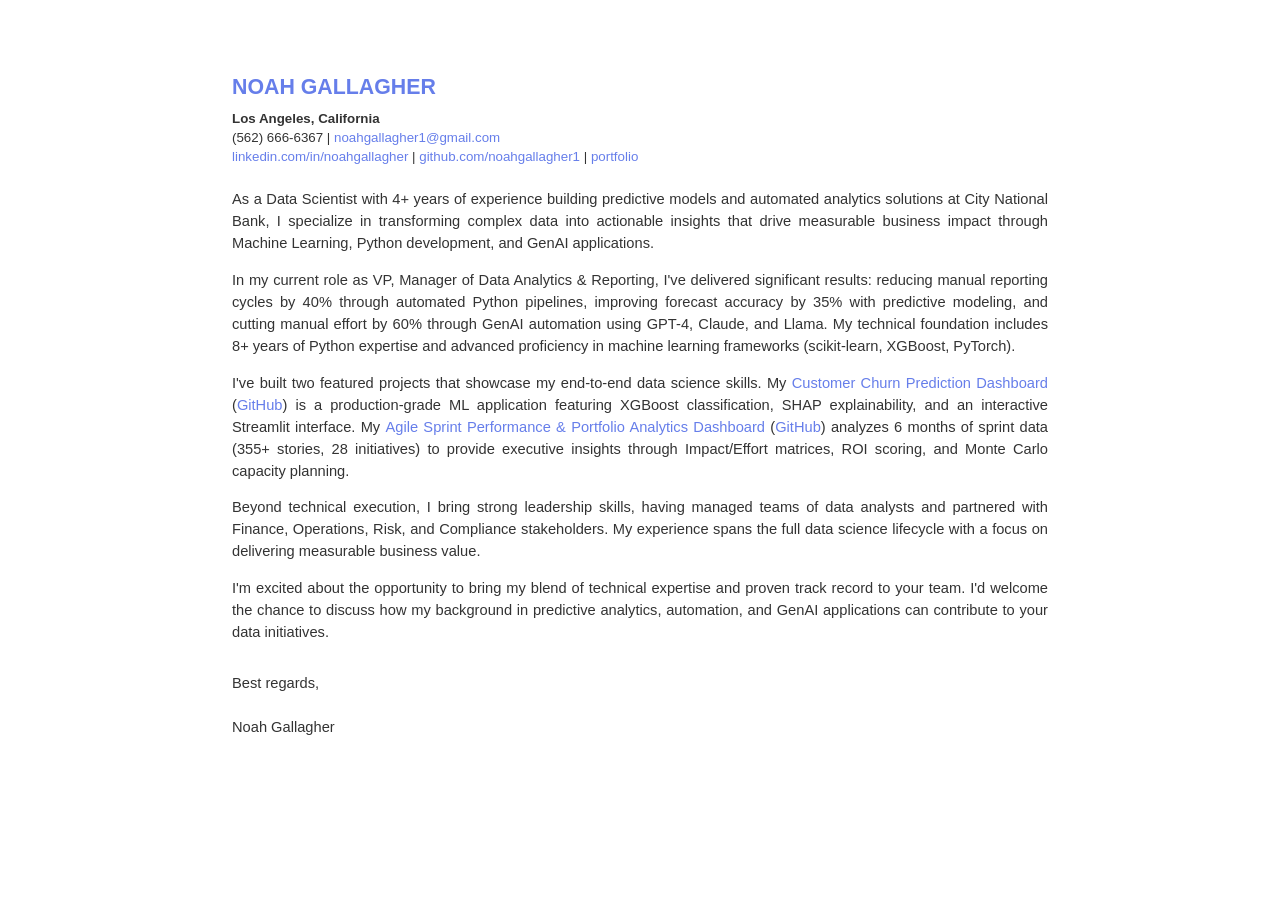
<file: Noah_Gallagher_Cover_Letter.html>
<!DOCTYPE html>
<html lang="en">
<head>
    <meta charset="UTF-8">
    <meta name="viewport" content="width=device-width, initial-scale=1.0">
    <title>Noah Gallagher - Cover Letter</title>
    <style>
        @page {
            size: letter;
            margin: 0.75in;
        }

        body {
            font-family: 'Calibri', 'Arial', sans-serif;
            font-size: 11pt;
            line-height: 1.5;
            color: #333;
            max-width: 8.5in;
            margin: 0 auto;
            padding: 0.75in;
            background: white;
        }

        .header {
            text-align: left;
            margin-bottom: 1.5em;
        }

        .header h1 {
            font-size: 16pt;
            font-weight: bold;
            margin: 0 0 0.3em 0;
            color: #667eea;
        }

        .contact-info {
            font-size: 10pt;
            line-height: 1.4;
            margin-bottom: 1em;
        }

        .contact-info a {
            color: #667eea;
            text-decoration: none;
        }

        .date {
            margin: 1.5em 0;
        }

        .greeting {
            margin: 1.5em 0 1em 0;
        }

        p {
            margin: 0 0 1em 0;
            text-align: justify;
        }

        .signature {
            margin-top: 2em;
        }

        .project-link {
            color: #667eea;
            text-decoration: none;
            font-weight: 500;
        }

        .project-link:hover {
            text-decoration: underline;
        }

        @media print {
            body {
                padding: 0;
            }
        }
    </style>
</head>
<body>
    <div class="header">
        <h1>NOAH GALLAGHER</h1>
        <div class="contact-info">
            <strong>Los Angeles, California</strong><br>
            (562) 666-6367 | <a href="mailto:noahgallagher1@gmail.com">noahgallagher1@gmail.com</a><br>
            <a href="https://linkedin.com/in/noahgallagher" target="_blank">linkedin.com/in/noahgallagher</a> |
            <a href="https://github.com/noahgallagher1" target="_blank">github.com/noahgallagher1</a> |
            <a href="https://noahgallagher1.github.io/MySite/" target="_blank">portfolio</a>
        </div>
    </div>

    <p>
        As a Data Scientist with 4+ years of experience building predictive models and automated analytics solutions at City National Bank, I specialize in transforming complex data into actionable insights that drive measurable business impact through Machine Learning, Python development, and GenAI applications.
    </p>

    <p>
        In my current role as VP, Manager of Data Analytics & Reporting, I've delivered significant results: reducing manual reporting cycles by 40% through automated Python pipelines, improving forecast accuracy by 35% with predictive modeling, and cutting manual effort by 60% through GenAI automation using GPT-4, Claude, and Llama. My technical foundation includes 8+ years of Python expertise and advanced proficiency in machine learning frameworks (scikit-learn, XGBoost, PyTorch).
    </p>

    <p>
        I've built two featured projects that showcase my end-to-end data science skills. My <a href="https://customer-churn-prediction-dashboard-ng.streamlit.app" class="project-link" target="_blank">Customer Churn Prediction Dashboard</a> (<a href="https://github.com/noahgallagher1/customer-churn-prediction" class="project-link" target="_blank">GitHub</a>) is a production-grade ML application featuring XGBoost classification, SHAP explainability, and an interactive Streamlit interface. My <a href="https://sprint-portfolio-analytics-bfvfhcrlagola34wftvxm3.streamlit.app/" class="project-link" target="_blank">Agile Sprint Performance & Portfolio Analytics Dashboard</a> (<a href="https://github.com/noahgallagher1/sprint-portfolio-analytics" class="project-link" target="_blank">GitHub</a>) analyzes 6 months of sprint data (355+ stories, 28 initiatives) to provide executive insights through Impact/Effort matrices, ROI scoring, and Monte Carlo capacity planning.
    </p>

    <p>
        Beyond technical execution, I bring strong leadership skills, having managed teams of data analysts and partnered with Finance, Operations, Risk, and Compliance stakeholders. My experience spans the full data science lifecycle with a focus on delivering measurable business value.
    </p>

    <p>
        I'm excited about the opportunity to bring my blend of technical expertise and proven track record to your team. I'd welcome the chance to discuss how my background in predictive analytics, automation, and GenAI applications can contribute to your data initiatives.
    </p>

    <div class="signature">
        Best regards,<br><br>
        Noah Gallagher
    </div>
</body>
</html>
</file>
<file: styles.css>
/* ===========================
   CSS Variables & Reset
   =========================== */
:root {
    --primary-color: #667eea;
    --secondary-color: #764ba2;
    --accent-color: #f093fb;
    --success-color: #4ade80;
    --text-primary: #1f2937;
    --text-secondary: #6b7280;
    --text-light: #9ca3af;
    --bg-primary: #ffffff;
    --bg-secondary: #f9fafb;
    --bg-dark: #111827;
    --gradient-1: linear-gradient(135deg, #667eea 0%, #764ba2 100%);
    --gradient-2: linear-gradient(135deg, #f093fb 0%, #f5576c 100%);
    --gradient-3: linear-gradient(135deg, #4facfe 0%, #00f2fe 100%);
    --shadow-sm: 0 1px 2px 0 rgba(0, 0, 0, 0.05);
    --shadow-md: 0 4px 6px -1px rgba(0, 0, 0, 0.1);
    --shadow-lg: 0 10px 15px -3px rgba(0, 0, 0, 0.1);
    --shadow-xl: 0 20px 25px -5px rgba(0, 0, 0, 0.1);
    --transition: all 0.3s ease;
}

* {
    margin: 0;
    padding: 0;
    box-sizing: border-box;
}

html {
    scroll-behavior: smooth;
    font-size: 16px;
}

body {
    font-family: 'Poppins', sans-serif;
    color: var(--text-primary);
    background-color: var(--bg-primary);
    line-height: 1.6;
    overflow-x: hidden;
}

/* ===========================
   Navigation
   =========================== */
.navbar {
    position: fixed;
    top: 0;
    left: 0;
    right: 0;
    background: rgba(255, 255, 255, 0.95);
    backdrop-filter: blur(10px);
    box-shadow: var(--shadow-sm);
    z-index: 1000;
    transition: var(--transition);
}

.navbar.scrolled {
    box-shadow: var(--shadow-md);
}

.navbar .container {
    display: flex;
    justify-content: space-between;
    align-items: center;
    padding: 1rem 2rem;
    max-width: 1200px;
    margin: 0 auto;
}

.nav-brand {
    font-size: 1.5rem;
    font-weight: 700;
}

.brand-text {
    background: var(--gradient-1);
    -webkit-background-clip: text;
    -webkit-text-fill-color: transparent;
    background-clip: text;
}

.nav-menu {
    display: flex;
    list-style: none;
    gap: 2rem;
}

.nav-link {
    color: var(--text-primary);
    text-decoration: none;
    font-weight: 500;
    transition: var(--transition);
    position: relative;
}

.nav-link::after {
    content: '';
    position: absolute;
    bottom: -5px;
    left: 0;
    width: 0;
    height: 2px;
    background: var(--gradient-1);
    transition: var(--transition);
}

.nav-link:hover::after {
    width: 100%;
}

.hamburger {
    display: none;
    flex-direction: column;
    cursor: pointer;
    gap: 4px;
}

.hamburger span {
    width: 25px;
    height: 3px;
    background: var(--text-primary);
    transition: var(--transition);
    border-radius: 3px;
}

/* ===========================
   Hero Section
   =========================== */
.hero {
    min-height: 100vh;
    display: flex;
    align-items: center;
    justify-content: center;
    padding: 8rem 2rem 4rem;
    background: linear-gradient(135deg, #667eea15 0%, #764ba215 100%);
    position: relative;
}

.hero-content {
    max-width: 1200px;
    display: grid;
    grid-template-columns: 1.5fr 1fr;
    gap: 4rem;
    align-items: center;
}

.hero-title {
    font-size: 3.5rem;
    font-weight: 700;
    margin-bottom: 1rem;
    line-height: 1.2;
}

.highlight {
    background: var(--gradient-1);
    -webkit-background-clip: text;
    -webkit-text-fill-color: transparent;
    background-clip: text;
}

.typing-container {
    min-height: 60px;
    margin-bottom: 1.5rem;
}

.hero-subtitle {
    font-size: 1.8rem;
    color: var(--text-secondary);
    font-weight: 400;
}

.typing-text {
    color: var(--primary-color);
}

.cursor {
    animation: blink 1s infinite;
}

@keyframes blink {
    0%, 50% { opacity: 1; }
    51%, 100% { opacity: 0; }
}

.hero-description {
    font-size: 1.2rem;
    color: var(--text-secondary);
    margin-bottom: 2rem;
    max-width: 600px;
}

.hero-buttons {
    display: flex;
    gap: 1rem;
    margin-bottom: 2rem;
    flex-wrap: wrap;
}

.btn {
    padding: 0.875rem 2rem;
    border-radius: 50px;
    text-decoration: none;
    font-weight: 600;
    transition: var(--transition);
    display: inline-flex;
    align-items: center;
    gap: 0.5rem;
    cursor: pointer;
    border: none;
}

.btn-primary {
    background: var(--gradient-1);
    color: white;
    box-shadow: var(--shadow-md);
}

.btn-primary:hover {
    transform: translateY(-2px);
    box-shadow: var(--shadow-lg);
}

.btn-secondary {
    background: white;
    color: var(--primary-color);
    border: 2px solid var(--primary-color);
}

.btn-secondary:hover {
    background: var(--primary-color);
    color: white;
}

.social-links {
    display: flex;
    gap: 1rem;
}

.social-link {
    width: 50px;
    height: 50px;
    border-radius: 50%;
    background: white;
    display: flex;
    align-items: center;
    justify-content: center;
    color: var(--primary-color);
    font-size: 1.5rem;
    transition: var(--transition);
    box-shadow: var(--shadow-sm);
}

.social-link:hover {
    background: var(--gradient-1);
    color: white;
    transform: translateY(-3px);
    box-shadow: var(--shadow-md);
}

.hero-image {
    display: flex;
    justify-content: center;
    align-items: center;
}

.profile-card {
    width: 350px;
    height: 350px;
    border-radius: 30px;
    background: var(--gradient-1);
    box-shadow: var(--shadow-xl);
    display: flex;
    align-items: center;
    justify-content: center;
    animation: float 6s ease-in-out infinite;
    overflow: hidden;
    position: relative;
}

.profile-icon {
    font-size: 10rem;
    color: white;
}

.profile-photo {
    width: 100%;
    height: 100%;
    max-width: 350px;
    max-height: 350px;
    object-fit: cover;
    border-radius: 30px;
    display: block;
    position: absolute;
    top: 0;
    left: 0;
}

@keyframes float {
    0%, 100% { transform: translateY(0px); }
    50% { transform: translateY(-20px); }
}

.scroll-indicator {
    position: absolute;
    bottom: 2rem;
    left: 50%;
    transform: translateX(-50%);
    animation: bounce 2s infinite;
}

.scroll-indicator a {
    color: var(--primary-color);
    font-size: 2rem;
}

@keyframes bounce {
    0%, 20%, 50%, 80%, 100% { transform: translateX(-50%) translateY(0); }
    40% { transform: translateX(-50%) translateY(-10px); }
    60% { transform: translateX(-50%) translateY(-5px); }
}

/* ===========================
   Section Styles
   =========================== */
.section {
    padding: 5rem 2rem;
}

.container {
    max-width: 1200px;
    margin: 0 auto;
    padding: 0 2rem;
}

.section-title {
    font-size: 2.5rem;
    font-weight: 700;
    text-align: center;
    margin-bottom: 3rem;
    position: relative;
    display: block;
}

.section-title::after {
    content: '';
    position: absolute;
    bottom: -10px;
    left: 50%;
    transform: translateX(-50%);
    width: 80px;
    height: 4px;
    background: var(--gradient-1);
    border-radius: 2px;
}

/* ===========================
   About Section
   =========================== */
.about {
    background: var(--bg-secondary);
}

.about-text {
    max-width: 900px;
    margin: 0 auto;
}

.lead {
    font-size: 1.5rem;
    font-weight: 600;
    color: var(--text-primary);
    margin-bottom: 1.5rem;
}

.about-text p {
    font-size: 1.1rem;
    color: var(--text-secondary);
    margin-bottom: 1.5rem;
    line-height: 1.8;
}

.about-stats {
    display: grid;
    grid-template-columns: repeat(auto-fit, minmax(150px, 1fr));
    gap: 2rem;
    margin-top: 3rem;
}

.stat-item {
    text-align: center;
    padding: 2rem;
    background: white;
    border-radius: 15px;
    box-shadow: var(--shadow-sm);
    transition: var(--transition);
}

.stat-item:hover {
    transform: translateY(-5px);
    box-shadow: var(--shadow-md);
}

.stat-item h3 {
    font-size: 2.5rem;
    background: var(--gradient-1);
    -webkit-background-clip: text;
    -webkit-text-fill-color: transparent;
    background-clip: text;
    margin-bottom: 0.5rem;
}

.stat-item p {
    color: var(--text-secondary);
    font-weight: 500;
}

/* ===========================
   Skills Section
   =========================== */
.skills-grid {
    display: grid;
    grid-template-columns: repeat(auto-fit, minmax(300px, 1fr));
    gap: 2rem;
}

.skill-category {
    background: white;
    padding: 2rem;
    border-radius: 15px;
    box-shadow: var(--shadow-sm);
    transition: var(--transition);
}

.skill-category:hover {
    transform: translateY(-5px);
    box-shadow: var(--shadow-lg);
}

.category-header {
    display: flex;
    align-items: center;
    gap: 1rem;
    margin-bottom: 1.5rem;
}

.category-header i {
    font-size: 2rem;
    color: var(--primary-color);
}

.category-header h3 {
    font-size: 1.3rem;
    color: var(--text-primary);
}

.skill-tags {
    display: flex;
    flex-wrap: wrap;
    gap: 0.75rem;
}

.skill-tag {
    padding: 0.5rem 1rem;
    background: var(--bg-secondary);
    border-radius: 20px;
    font-size: 0.9rem;
    color: var(--text-primary);
    transition: var(--transition);
    cursor: default;
}

.skill-tag.expert {
    background: var(--gradient-1);
    color: white;
    font-weight: 600;
}

.skill-tag.highlight {
    background: var(--gradient-2);
    color: white;
    -webkit-text-fill-color: white;
    background-clip: padding-box;
    -webkit-background-clip: padding-box;
}

.skill-tag:hover {
    transform: scale(1.05);
}

/* ===========================
   Experience Section
   =========================== */
.experience {
    background: var(--bg-secondary);
}

.timeline {
    max-width: 900px;
    margin: 0 auto;
    position: relative;
}

.timeline::before {
    content: '';
    position: absolute;
    left: 30px;
    top: 0;
    bottom: 0;
    width: 3px;
    background: var(--gradient-1);
}

.timeline-item {
    position: relative;
    padding-left: 80px;
    margin-bottom: 3rem;
}

.timeline-dot {
    position: absolute;
    left: 20px;
    top: 0;
    width: 22px;
    height: 22px;
    border-radius: 50%;
    background: var(--gradient-1);
    border: 4px solid var(--bg-secondary);
    z-index: 1;
}

.timeline-content {
    background: white;
    padding: 2rem;
    border-radius: 15px;
    box-shadow: var(--shadow-sm);
    transition: var(--transition);
}

.timeline-content:hover {
    box-shadow: var(--shadow-lg);
    transform: translateX(5px);
}

.timeline-date {
    display: inline-block;
    padding: 0.25rem 1rem;
    background: var(--gradient-1);
    color: white;
    border-radius: 20px;
    font-size: 0.9rem;
    font-weight: 600;
    margin-bottom: 1rem;
}

.timeline-content h3 {
    font-size: 1.5rem;
    color: var(--text-primary);
    margin-bottom: 0.5rem;
}

.timeline-content h4 {
    font-size: 1.1rem;
    color: var(--text-secondary);
    margin-bottom: 1rem;
}

.timeline-content ul {
    list-style: none;
    padding-left: 0;
}

.timeline-content li {
    padding-left: 1.5rem;
    margin-bottom: 0.75rem;
    position: relative;
    color: var(--text-secondary);
}

.timeline-content li::before {
    content: '▹';
    position: absolute;
    left: 0;
    color: var(--primary-color);
    font-weight: bold;
}

/* ===========================
   Projects Section
   =========================== */
.projects-grid {
    display: grid;
    grid-template-columns: repeat(auto-fit, minmax(350px, 1fr));
    gap: 2rem;
    margin-bottom: 3rem;
}

.project-card {
    background: white;
    border-radius: 20px;
    padding: 2rem;
    box-shadow: var(--shadow-md);
    transition: var(--transition);
    display: flex;
    flex-direction: column;
}

.project-card:hover {
    transform: translateY(-10px);
    box-shadow: var(--shadow-xl);
}

.project-icon {
    width: 80px;
    height: 80px;
    border-radius: 20px;
    background: var(--gradient-1);
    display: flex;
    align-items: center;
    justify-content: center;
    font-size: 2.5rem;
    color: white;
    margin-bottom: 1.5rem;
}

.project-header {
    margin-bottom: 1rem;
}

.project-header h3 {
    font-size: 1.5rem;
    color: var(--text-primary);
    margin-bottom: 0.5rem;
}

.project-date {
    color: var(--text-light);
    font-size: 0.9rem;
}

.project-description {
    color: var(--text-secondary);
    line-height: 1.7;
    margin-bottom: 1.5rem;
    flex-grow: 1;
}

.project-highlights {
    margin-bottom: 1.5rem;
}

.highlight-item {
    display: flex;
    align-items: start;
    gap: 0.75rem;
    margin-bottom: 0.75rem;
}

.highlight-item i {
    color: var(--success-color);
    margin-top: 0.25rem;
}

.highlight-item span {
    color: var(--text-secondary);
    font-size: 0.95rem;
}

.project-tags {
    display: flex;
    flex-wrap: wrap;
    gap: 0.5rem;
    margin-bottom: 1.5rem;
}

.tag {
    padding: 0.4rem 0.8rem;
    background: var(--bg-secondary);
    border-radius: 15px;
    font-size: 0.85rem;
    color: var(--text-primary);
}

.project-link {
    display: inline-flex;
    align-items: center;
    gap: 0.5rem;
    color: var(--primary-color);
    text-decoration: none;
    font-weight: 600;
    transition: var(--transition);
}

.project-link:hover {
    color: var(--secondary-color);
    gap: 0.75rem;
}

.github-cta {
    text-align: center;
    padding: 3rem;
    background: var(--gradient-1);
    border-radius: 20px;
    color: white;
}

.github-cta p {
    font-size: 1.3rem;
    margin-bottom: 1.5rem;
}

.github-cta .btn {
    background: white;
    color: var(--primary-color);
}

.github-cta .btn:hover {
    transform: scale(1.05);
}

/* ===========================
   Education Section
   =========================== */
.education {
    background: var(--bg-secondary);
}

.education-content {
    max-width: 800px;
    margin: 0 auto;
}

.education-card {
    background: white;
    border-radius: 20px;
    padding: 3rem;
    box-shadow: var(--shadow-md);
    display: flex;
    gap: 2rem;
    align-items: start;
}

.education-icon {
    width: 100px;
    height: 100px;
    border-radius: 20px;
    background: var(--gradient-1);
    display: flex;
    align-items: center;
    justify-content: center;
    font-size: 3rem;
    color: white;
    flex-shrink: 0;
}

.education-info h3 {
    font-size: 1.8rem;
    color: var(--text-primary);
    margin-bottom: 0.5rem;
}

.education-info h4 {
    font-size: 1.3rem;
    color: var(--primary-color);
    margin-bottom: 0.5rem;
}

.education-location {
    color: var(--text-light);
    margin-bottom: 0.5rem;
}

.education-minor {
    color: var(--text-secondary);
    font-weight: 600;
    margin-bottom: 1.5rem;
}

.coursework h5 {
    color: var(--text-primary);
    margin-bottom: 0.75rem;
}

.coursework ul {
    list-style: none;
    padding-left: 0;
    display: grid;
    grid-template-columns: repeat(2, 1fr);
    gap: 0.5rem;
}

.coursework li {
    padding-left: 1.5rem;
    position: relative;
    color: var(--text-secondary);
}

.coursework li::before {
    content: '▹';
    position: absolute;
    left: 0;
    color: var(--primary-color);
    font-weight: bold;
}

/* ===========================
   Contact Section
   =========================== */
.contact {
    text-align: center;
}

.contact-intro {
    font-size: 1.2rem;
    color: var(--text-secondary);
    max-width: 700px;
    margin: 0 auto 3rem;
}

.contact-grid {
    display: grid;
    grid-template-columns: repeat(auto-fit, minmax(250px, 1fr));
    gap: 2rem;
    margin-bottom: 3rem;
}

.contact-card {
    background: white;
    padding: 2.5rem 2rem;
    border-radius: 20px;
    box-shadow: var(--shadow-sm);
    transition: var(--transition);
    text-decoration: none;
    display: block;
}

.contact-card:hover {
    transform: translateY(-10px);
    box-shadow: var(--shadow-xl);
}

.contact-icon {
    width: 80px;
    height: 80px;
    border-radius: 50%;
    background: var(--gradient-1);
    display: flex;
    align-items: center;
    justify-content: center;
    margin: 0 auto 1.5rem;
    font-size: 2rem;
    color: white;
}

.contact-card h3 {
    font-size: 1.3rem;
    color: var(--text-primary);
    margin-bottom: 0.5rem;
}

.contact-card p {
    color: var(--text-secondary);
    word-break: break-word;
}

.contact-location {
    display: flex;
    align-items: center;
    justify-content: center;
    gap: 0.5rem;
    font-size: 1.1rem;
    color: var(--text-secondary);
    margin-top: 2rem;
}

.contact-location i {
    color: var(--primary-color);
}

/* ===========================
   Footer
   =========================== */
.footer {
    background: var(--bg-dark);
    color: white;
    text-align: center;
    padding: 2rem;
}

.footer p {
    margin: 0.5rem 0;
    color: var(--text-light);
}

/* ===========================
   Responsive Design
   =========================== */
@media (max-width: 968px) {
    .hero-content {
        grid-template-columns: 1fr;
        text-align: center;
    }

    .hero-text {
        order: 2;
    }

    .hero-image {
        order: 1;
        margin-bottom: 2rem;
    }

    .hero-title {
        font-size: 2.5rem;
    }

    .hero-subtitle {
        font-size: 1.5rem;
    }

    .hero-buttons {
        justify-content: center;
    }

    .social-links {
        justify-content: center;
    }

    .profile-card {
        width: 280px;
        height: 280px;
    }

    .profile-photo {
        max-width: 280px;
        max-height: 280px;
    }

    .profile-icon {
        font-size: 8rem;
    }

    .education-card {
        flex-direction: column;
        text-align: center;
    }

    .education-icon {
        margin: 0 auto;
    }

    .coursework ul {
        grid-template-columns: 1fr;
    }
}

@media (max-width: 768px) {
    .nav-menu {
        position: fixed;
        left: -100%;
        top: 70px;
        flex-direction: column;
        background: white;
        width: 100%;
        text-align: center;
        transition: 0.3s;
        box-shadow: var(--shadow-lg);
        padding: 2rem 0;
    }

    .nav-menu.active {
        left: 0;
    }

    .hamburger {
        display: flex;
    }

    .hamburger.active span:nth-child(1) {
        transform: rotate(45deg) translate(8px, 8px);
    }

    .hamburger.active span:nth-child(2) {
        opacity: 0;
    }

    .hamburger.active span:nth-child(3) {
        transform: rotate(-45deg) translate(7px, -6px);
    }

    .section-title {
        font-size: 2rem;
    }

    .hero-title {
        font-size: 2rem;
    }

    .hero-subtitle {
        font-size: 1.2rem;
    }

    .timeline::before {
        left: 15px;
    }

    .timeline-item {
        padding-left: 50px;
    }

    .timeline-dot {
        left: 6px;
    }

    .projects-grid {
        grid-template-columns: 1fr;
    }

    .skills-grid {
        grid-template-columns: 1fr;
    }

    .contact-grid {
        grid-template-columns: 1fr;
    }
}

@media (max-width: 480px) {
    .hero {
        padding: 6rem 1rem 2rem;
    }

    .section {
        padding: 3rem 1rem;
    }

    .hero-title {
        font-size: 1.8rem;
    }

    .btn {
        padding: 0.75rem 1.5rem;
        font-size: 0.9rem;
    }

    .about-stats {
        grid-template-columns: repeat(2, 1fr);
        gap: 1rem;
    }

    .stat-item {
        padding: 1.5rem 1rem;
    }

    .stat-item h3 {
        font-size: 2rem;
    }
}

/* ===========================
   Animations
   =========================== */
.fade-in {
    opacity: 0;
    transform: translateY(30px);
    transition: opacity 0.6s ease, transform 0.6s ease;
}

.fade-in.visible {
    opacity: 1;
    transform: translateY(0);
}

/* ============================================
   NEW PORTFOLIO STRUCTURE STYLES
   ============================================ */

/* ===========================
   Featured Project Hero Section
   =========================== */
.featured-project-hero {
    background: linear-gradient(135deg, #667eea15 0%, #764ba215 100%);
    border-radius: 25px;
    padding: 3rem;
    margin-bottom: 3rem;
    box-shadow: var(--shadow-lg);
    position: relative;
    overflow: hidden;
}

.featured-project-hero::before {
    content: '';
    position: absolute;
    top: 0;
    left: 0;
    right: 0;
    bottom: 0;
    background: var(--gradient-1);
    opacity: 0.03;
    z-index: 0;
}

.featured-project-content {
    display: grid;
    grid-template-columns: 1fr 1fr;
    gap: 3rem;
    align-items: center;
    position: relative;
    z-index: 1;
}

.featured-badge {
    display: inline-flex;
    align-items: center;
    gap: 0.5rem;
    background: var(--gradient-1);
    color: white;
    padding: 0.5rem 1.25rem;
    border-radius: 25px;
    font-size: 0.9rem;
    font-weight: 600;
    margin-bottom: 1.5rem;
    box-shadow: var(--shadow-md);
    animation: pulse 2s ease-in-out infinite;
}

@keyframes pulse {
    0%, 100% { transform: scale(1); }
    50% { transform: scale(1.05); }
}

.featured-project-title {
    font-size: 2rem;
    font-weight: 700;
    color: var(--text-primary);
    margin-bottom: 0.75rem;
    line-height: 1.3;
}

.featured-project-subtitle {
    font-size: 1.2rem;
    color: var(--primary-color);
    font-weight: 600;
    margin-bottom: 1rem;
}

.featured-project-description {
    font-size: 1.05rem;
    color: var(--text-secondary);
    line-height: 1.7;
    margin-bottom: 1.5rem;
}

.featured-tech-stack {
    display: flex;
    align-items: center;
    flex-wrap: wrap;
    gap: 0.5rem;
    margin-bottom: 2rem;
    font-size: 1rem;
    color: var(--text-primary);
    font-weight: 500;
}

.tech-item {
    color: var(--primary-color);
    font-weight: 600;
}

.tech-separator {
    color: var(--text-light);
}

.featured-project-buttons {
    display: flex;
    gap: 1rem;
    flex-wrap: wrap;
}

.btn-featured-primary {
    padding: 1rem 2rem;
    border-radius: 50px;
    background: var(--gradient-1);
    color: white;
    text-decoration: none;
    font-weight: 600;
    transition: var(--transition);
    display: inline-flex;
    align-items: center;
    gap: 0.5rem;
    box-shadow: var(--shadow-lg);
    border: none;
    cursor: pointer;
}

.btn-featured-primary:hover {
    transform: translateY(-3px);
    box-shadow: 0 15px 30px -5px rgba(102, 126, 234, 0.4);
}

.btn-featured-secondary {
    padding: 1rem 2rem;
    border-radius: 50px;
    background: white;
    color: var(--primary-color);
    text-decoration: none;
    font-weight: 600;
    transition: var(--transition);
    display: inline-flex;
    align-items: center;
    gap: 0.5rem;
    border: 2px solid var(--primary-color);
    cursor: pointer;
}

.btn-featured-secondary:hover {
    background: var(--primary-color);
    color: white;
    transform: translateY(-3px);
    box-shadow: var(--shadow-lg);
}

.featured-project-image {
    position: relative;
    border-radius: 20px;
    overflow: hidden;
    box-shadow: var(--shadow-xl);
    transition: var(--transition);
}

.featured-project-image:hover {
    transform: scale(1.02);
    box-shadow: 0 25px 50px -12px rgba(0, 0, 0, 0.25);
}

.dashboard-preview {
    width: 100%;
    height: auto;
    display: block;
    border-radius: 20px;
}

.image-overlay {
    position: absolute;
    top: 0;
    left: 0;
    right: 0;
    bottom: 0;
    background: var(--gradient-1);
    opacity: 0;
    display: flex;
    align-items: center;
    justify-content: center;
    font-size: 4rem;
    color: white;
    transition: var(--transition);
}

.featured-project-image:hover .image-overlay {
    opacity: 0.1;
}

/* ===========================
   Project Filter Tabs
   =========================== */
.project-filters {
    display: flex;
    justify-content: center;
    gap: 1rem;
    margin-bottom: 3rem;
    flex-wrap: wrap;
}

.filter-btn {
    padding: 0.75rem 1.5rem;
    border-radius: 50px;
    border: 2px solid var(--bg-secondary);
    background: white;
    color: var(--text-secondary);
    font-weight: 600;
    cursor: pointer;
    transition: var(--transition);
    display: inline-flex;
    align-items: center;
    gap: 0.5rem;
    font-family: 'Poppins', sans-serif;
    font-size: 0.95rem;
}

.filter-btn:hover {
    border-color: var(--primary-color);
    color: var(--primary-color);
    transform: translateY(-2px);
    box-shadow: var(--shadow-sm);
}

.filter-btn.active {
    background: var(--gradient-1);
    color: white;
    border-color: transparent;
    box-shadow: var(--shadow-md);
}

.filter-btn i {
    font-size: 1rem;
}

/* ===========================
   Enterprise Section Header
   =========================== */
.enterprise-header {
    max-width: 800px;
    margin: 0 auto 3rem;
    text-align: center;
}

.enterprise-header h3 {
    font-size: 2rem;
    font-weight: 700;
    color: var(--text-primary);
    margin-bottom: 1rem;
    position: relative;
    display: inline-block;
}

.enterprise-header h3::after {
    content: '';
    position: absolute;
    bottom: -8px;
    left: 50%;
    transform: translateX(-50%);
    width: 60px;
    height: 3px;
    background: var(--gradient-1);
    border-radius: 2px;
}

.enterprise-header p {
    font-size: 1.1rem;
    color: var(--text-secondary);
    line-height: 1.7;
    margin-top: 1.5rem;
}

/* ===========================
   Enterprise Project Cards
   =========================== */
.enterprise-card {
    position: relative;
    border: 2px solid transparent;
    background: linear-gradient(white, white) padding-box,
                var(--gradient-1) border-box;
}

.enterprise-card:hover {
    border-color: transparent;
}

.project-badge {
    position: absolute;
    top: 1.5rem;
    right: 1.5rem;
    background: linear-gradient(135deg, #f093fb20 0%, #f5576c20 100%);
    backdrop-filter: blur(10px);
    padding: 0.5rem 1rem;
    border-radius: 20px;
    font-size: 0.85rem;
    font-weight: 600;
    color: var(--secondary-color);
    border: 1px solid rgba(118, 75, 162, 0.2);
}

.case-study-link {
    display: inline-flex;
    align-items: center;
    gap: 0.5rem;
    color: var(--secondary-color);
    text-decoration: none;
    font-weight: 600;
    transition: var(--transition);
}

.case-study-link:hover {
    color: var(--primary-color);
    gap: 0.75rem;
}

.case-study-link i {
    font-size: 1.1rem;
}

/* ===========================
   Coming Soon Cards
   =========================== */
.coming-soon-card {
    background: linear-gradient(135deg, #f9fafb 0%, #ffffff 100%);
    border: 2px dashed var(--text-light);
    cursor: default;
    transition: var(--transition);
}

.coming-soon-card:hover {
    transform: translateY(-5px);
    border-color: var(--primary-color);
    background: linear-gradient(135deg, #667eea10 0%, #764ba210 100%);
}

.coming-soon-content {
    display: flex;
    flex-direction: column;
    align-items: center;
    justify-content: center;
    text-align: center;
    min-height: 300px;
    padding: 2rem;
}

.coming-soon-icon {
    width: 80px;
    height: 80px;
    border-radius: 20px;
    background: var(--bg-secondary);
    display: flex;
    align-items: center;
    justify-content: center;
    font-size: 2.5rem;
    color: var(--text-light);
    margin-bottom: 1.5rem;
    transition: var(--transition);
}

.coming-soon-card:hover .coming-soon-icon {
    background: var(--gradient-1);
    color: white;
}

.coming-soon-content h3 {
    font-size: 1.5rem;
    color: var(--text-secondary);
    margin-bottom: 1rem;
}

.coming-soon-content p {
    color: var(--text-light);
    margin-bottom: 1.5rem;
    line-height: 1.6;
}

.coming-soon-tags {
    display: flex;
    flex-wrap: wrap;
    gap: 0.5rem;
    justify-content: center;
}

.tag-outline {
    padding: 0.4rem 0.8rem;
    background: transparent;
    border: 1.5px dashed var(--text-light);
    border-radius: 15px;
    font-size: 0.85rem;
    color: var(--text-secondary);
    transition: var(--transition);
}

.coming-soon-card:hover .tag-outline {
    border-color: var(--primary-color);
    color: var(--primary-color);
}

/* ===========================
   Project Filtering (hidden state)
   =========================== */
.project-card[data-project-type],
.featured-project-hero[data-project-type],
.enterprise-header {
    transition: opacity 0.3s ease, transform 0.3s ease;
}

.project-card.hidden,
.featured-project-hero.hidden,
.enterprise-header.hidden {
    display: none;
}

/* ===========================
   Responsive Design - Featured Project
   =========================== */
@media (max-width: 968px) {
    .featured-project-content {
        grid-template-columns: 1fr;
        gap: 2rem;
    }

    .featured-project-image {
        order: -1;
    }

    .featured-project-title {
        font-size: 1.75rem;
    }

    .featured-project-subtitle {
        font-size: 1.1rem;
    }

    .featured-project-hero {
        padding: 2rem;
    }

    .enterprise-header h3 {
        font-size: 1.75rem;
    }

    .enterprise-header p {
        font-size: 1rem;
    }

    .project-filters {
        gap: 0.75rem;
    }

    .filter-btn {
        padding: 0.65rem 1.25rem;
        font-size: 0.9rem;
    }
}

@media (max-width: 768px) {
    .featured-project-hero {
        padding: 1.5rem;
    }

    .featured-project-title {
        font-size: 1.5rem;
    }

    .featured-project-subtitle {
        font-size: 1rem;
    }

    .featured-project-description {
        font-size: 0.95rem;
    }

    .featured-tech-stack {
        font-size: 0.9rem;
    }

    .featured-project-buttons {
        flex-direction: column;
    }

    .btn-featured-primary,
    .btn-featured-secondary {
        width: 100%;
        justify-content: center;
    }

    .project-badge {
        position: static;
        display: inline-block;
        margin-bottom: 1rem;
    }

    .enterprise-header h3 {
        font-size: 1.5rem;
    }

    .project-filters {
        flex-direction: column;
        align-items: stretch;
    }

    .filter-btn {
        width: 100%;
        justify-content: center;
    }
}

@media (max-width: 480px) {
    .featured-project-hero {
        padding: 1rem;
        border-radius: 15px;
    }

    .featured-project-title {
        font-size: 1.3rem;
    }

    .featured-project-subtitle {
        font-size: 0.95rem;
    }

    .featured-badge {
        font-size: 0.8rem;
        padding: 0.4rem 1rem;
    }

    .btn-featured-primary,
    .btn-featured-secondary {
        padding: 0.875rem 1.5rem;
        font-size: 0.9rem;
    }

    .coming-soon-content {
        min-height: 250px;
        padding: 1.5rem;
    }

    .coming-soon-icon {
        width: 60px;
        height: 60px;
        font-size: 2rem;
    }

    .coming-soon-content h3 {
        font-size: 1.2rem;
    }
}
</file>
